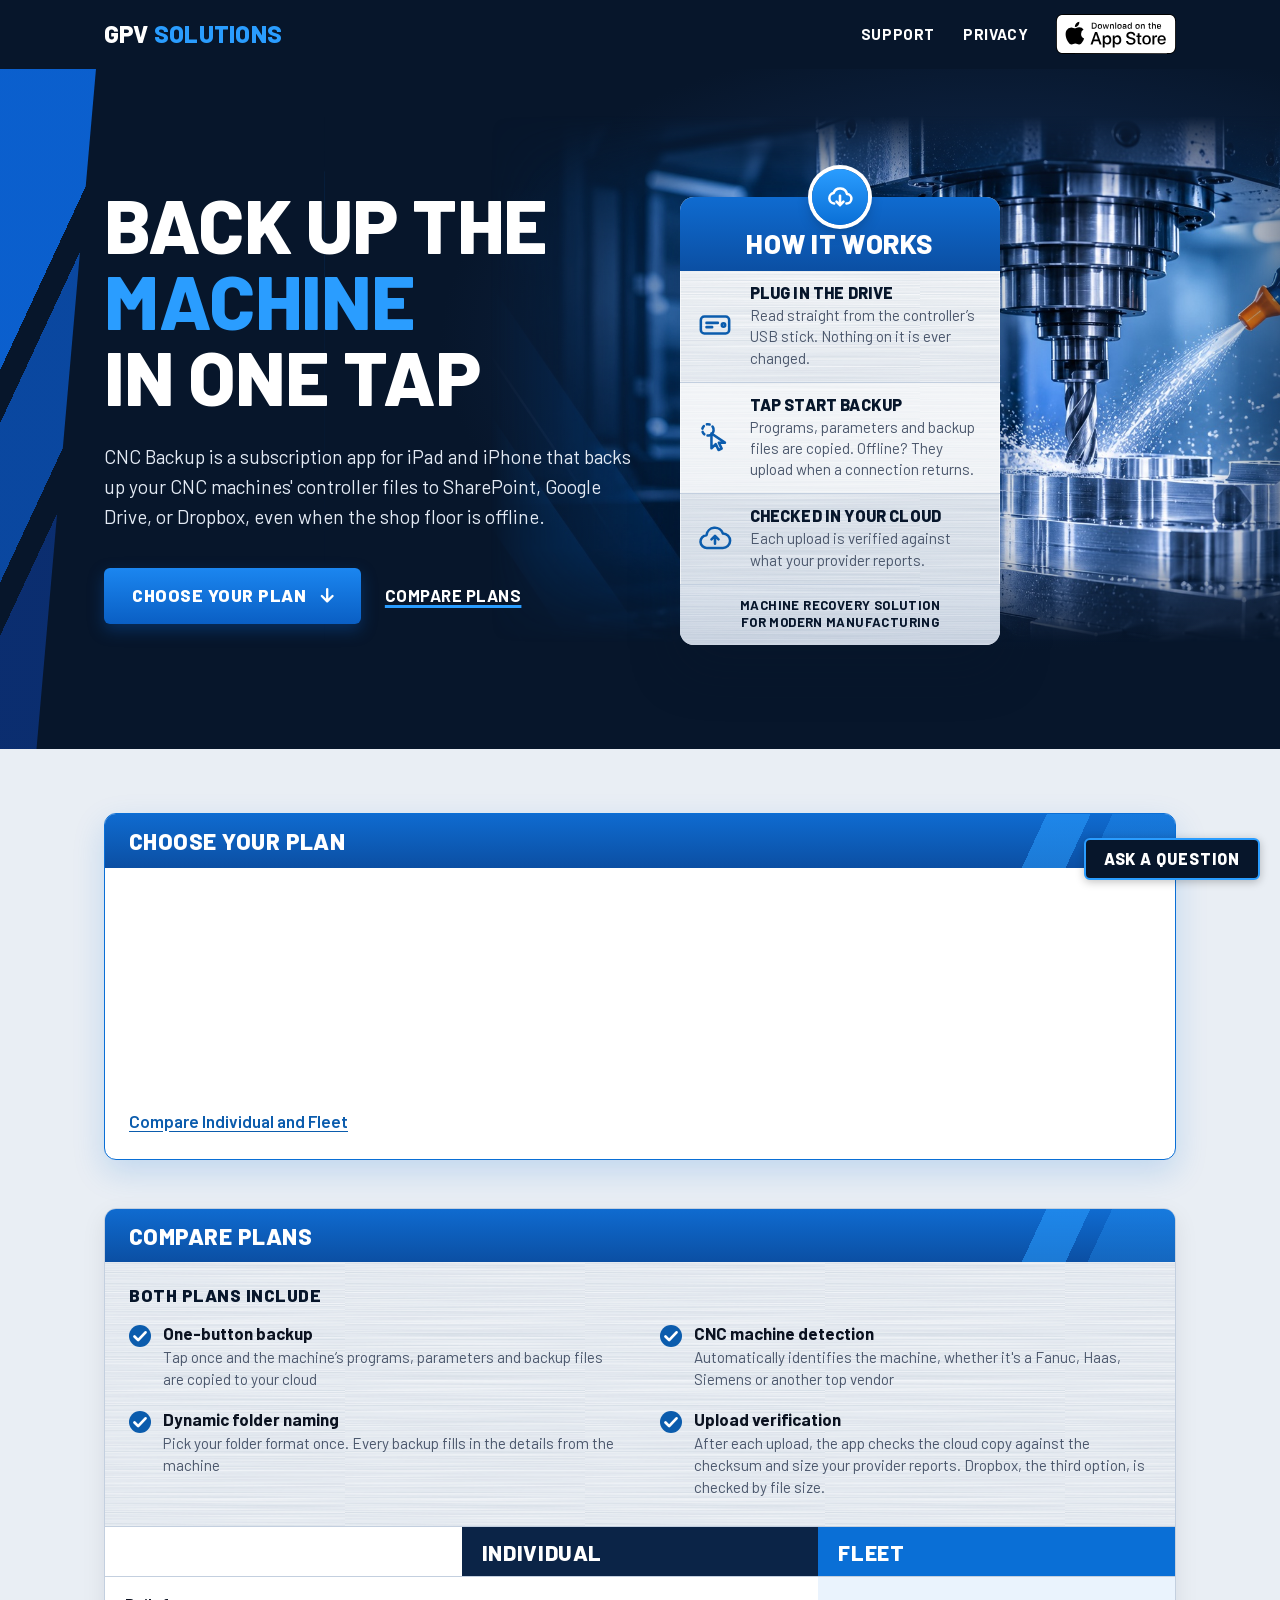
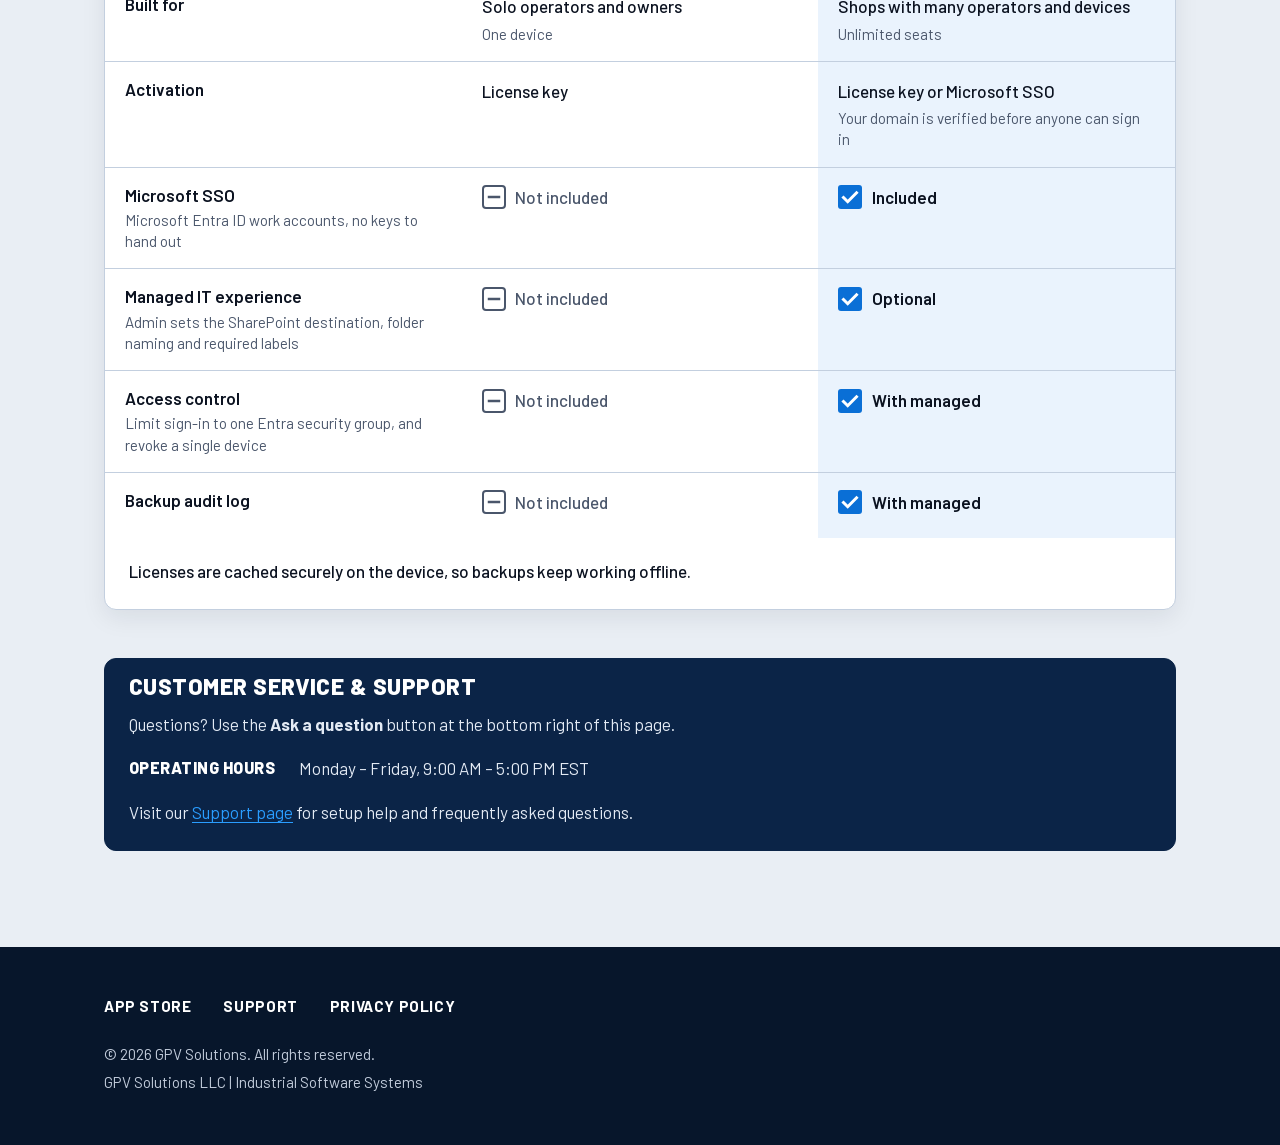
<file: index.html>
<!DOCTYPE html>
<html lang="en">
<head>
    <meta charset="UTF-8">
    <meta name="viewport" content="width=device-width, initial-scale=1.0">
    <title>CNC Backup | GPV Solutions</title>
    <meta name="description" content="CNC Backup is a subscription app for iPad and iPhone that backs up your CNC machines' controller files to SharePoint, Google Drive, or Dropbox, even when the shop floor is offline.">
    <link rel="preload" href="fonts/Barlow-800.woff2" as="font" type="font/woff2" crossorigin>
    <link rel="stylesheet" href="site.css">
</head>
<body>
<!--
THESIS: Industrial blue. Software for modern CNC manufacturing: deep navy field, electric-blue emphasis, white and brushed-steel panels, no machine photography. It refuses the safety-signage costume and the generic light SaaS page.
OWN-WORLD: Navy #07162B with diagonal blue facets at the left edge, electric blue #2A9DFF for one word and for focus, white-to-steel gradient cards, blue gradient header bands, Barlow 800 caps for headings and Barlow for messages.
STORY: The visitor learns that one tap copies a machine's files to a verified cloud copy even offline, sees Individual vs Fleet in one table, and picks a plan from the picker, which leads the page body.
FIRST VIEWPORT: Navy hero. Left: five-rem caps headline with MACHINE in electric blue, lede, blue Choose-your-plan button, Compare plans link. Right: a steel-white How it works card with a cloud badge, three icon steps and a footer band.
FORM: Industrial-blue direction from the user's reference mockup. User-pinned, so no concept roll was run by design.
FINISH: unreviewed and undocumented is unfinished; this build ends with the finish review, the verdict, and DESIGN.md
-->

    <svg width="0" height="0" style="position:absolute" aria-hidden="true" focusable="false">
        <symbol id="yes" viewBox="0 0 24 24"><rect width="24" height="24" rx="3" style="fill:var(--mk-bg)"/><path d="M5.5 12.5l4.2 4.2L18.5 7.8" style="fill:none;stroke:var(--mk-fg);stroke-width:3;stroke-linecap:square"/></symbol>
        <symbol id="no" viewBox="0 0 24 24"><rect x="1" y="1" width="22" height="22" rx="3" style="fill:none;stroke:var(--mk-fg);stroke-width:2"/><path d="M7 12h10" style="fill:none;stroke:var(--mk-fg);stroke-width:2.5;stroke-linecap:square"/></symbol>
    </svg>

    <div class="topbar">
        <div class="topbar-inner">
            <a class="wordmark" href="index.html">GPV <span>Solutions</span></a>
            <div class="topbar-right">
                <nav aria-label="Site">
                <a href="support.html">Support</a>
                <a href="privacy.html">Privacy</a>
            </nav>
                <a class="store-badge store-badge--top" href="https://apps.apple.com/us/app/cnc-backup/id6796115289" rel="noopener"><img src="images/app-store-badge.svg" alt="Download on the App Store" width="120" height="40"></a>
            </div>
        </div>
    </div>

    <main>
        <section class="hero">
            <div class="hero-inner">
                <div>
                    <h1>Back up the <em>machine</em> in one tap</h1>
                    <p class="lede">CNC Backup is a subscription app for iPad and iPhone that backs up your CNC machines' controller files to SharePoint, Google Drive, or Dropbox, even when the shop floor is offline.</p>
                    <div class="hero-actions">
                        <a class="btn" href="#plans">Choose your plan <svg viewBox="0 0 24 24" aria-hidden="true"><path d="M12 4v15M5 13l7 7 7-7"/></svg></a>
                        <a class="text-link" href="#compare">Compare plans</a>
                        <a class="store-badge store-badge--hero" href="https://apps.apple.com/us/app/cnc-backup/id6796115289" rel="noopener"><img src="images/app-store-badge.svg" alt="Download on the App Store" width="150" height="50"></a>
                    </div>
                </div>

                <aside class="tag" aria-labelledby="tag-title">
                    <span class="tag-badge" aria-hidden="true"><svg viewBox="0 0 24 24"><path d="M7 17.5A4.5 4.5 0 0 1 6.5 8.6 6 6 0 0 1 18 9.5a4 4 0 0 1-.5 8"/><path d="M12 11v8M9 16l3 3 3-3"/></svg></span>
                    <h2 class="tag-head" id="tag-title">How it works</h2>
                    <ol class="steps">
                        <li>
                            <span class="pict"><svg viewBox="0 0 24 24" aria-hidden="true"><rect x="2" y="6" width="20" height="12" rx="2.5"/><path d="M6 10.5h8M6 13.5h4"/><circle cx="18" cy="12" r="1.2"/></svg></span>
                            <div><strong>Plug in the drive</strong><span>Read straight from the controller&rsquo;s USB stick. Nothing on it is ever changed.</span></div>
                        </li>
                        <li>
                            <span class="pict"><svg viewBox="0 0 24 24" aria-hidden="true"><circle cx="7" cy="7" r="4" stroke-dasharray="2 2.4"/><path d="M9.5 9.5V20l3-3 2 4.2 2.2-1-2-4.2H19z"/></svg></span>
                            <div><strong>Tap Start Backup</strong><span>Programs, parameters and backup files are copied. Offline? They upload when a connection returns.</span></div>
                        </li>
                        <li>
                            <span class="pict"><svg viewBox="0 0 24 24" aria-hidden="true"><path d="M6.5 19A4.5 4.5 0 0 1 6 10 6 6 0 0 1 17.6 8.8 4.6 4.6 0 0 1 17.5 19z"/><path d="M12 16v-5M9.5 13l2.5-2.5 2.5 2.5"/></svg></span>
                            <div><strong>Checked in your cloud</strong><span>Each upload is verified against what your provider reports.</span></div>
                        </li>
                    </ol>
                    <p class="tag-foot">Machine Recovery Solution for Modern Manufacturing</p>
                </aside>
            </div>
        </section>

        <div class="wrap">
            <section class="sign picker" id="plans" aria-labelledby="plans-h">
                <h2 id="plans-h">Choose your plan</h2>
                <div class="stripe-slot">
                    <script async src="https://js.stripe.com/v3/pricing-table.js"></script>
                    <stripe-pricing-table pricing-table-id="prctbl_1UYGYJRRQgyeLbVDGSSF1JVD"
                    publishable-key="pk_live_51Txz4TRRQgyeLbVDjcvclPk71nk8FuPgLE66whUnfpc3ymWuk6MOsaTriy6uQt2qpFPwfPW4QoSf4fsJdfJip7LT007rdh4G5H">
                    </stripe-pricing-table>
                </div>
                <p class="picker-note"><a href="#compare">Compare Individual and Fleet</a></p>
            </section>

            <section class="sign" id="compare" aria-labelledby="compare-h">
                <h2 id="compare-h">Compare plans</h2>
                <div class="includes">
                    <h3>Both plans include</h3>
                    <ul>
                        <li><strong>One-button backup</strong><span>Tap once and the machine&rsquo;s programs, parameters and backup files are copied to your cloud</span></li>
                        <li><strong>CNC machine detection</strong><span>Automatically identifies the machine, whether it's a Fanuc, Haas, Siemens or another top vendor</span></li>
                        <li><strong>Dynamic folder naming</strong><span>Pick your folder format once. Every backup fills in the details from the machine</span></li>
                        <li><strong>Upload verification</strong><span>After each upload, the app checks the cloud copy against the checksum and size your provider reports. Dropbox, the third option, is checked by file size.</span></li></ul>
                </div>
                <table class="plans-table" role="table">
                    <caption class="sr-only">Individual and Fleet plans compared</caption>
                    <thead role="rowgroup"><tr role="row"><td role="presentation"></td><th role="columnheader" scope="col">Individual</th><th role="columnheader" scope="col" class="fleet">Fleet</th></tr></thead>
                    <tbody role="rowgroup">
                        <tr role="row"><th role="rowheader" scope="row">Built for</th><td role="cell">Solo operators and owners<small>One device</small></td><td role="cell" class="fleet">Shops with many operators and devices<small>Unlimited seats</small></td></tr>
                        <tr role="row"><th role="rowheader" scope="row">Activation</th><td role="cell">License key</td><td role="cell" class="fleet">License key or Microsoft SSO<small>Your domain is verified before anyone can sign in</small></td></tr>
                        <tr role="row"><th role="rowheader" scope="row">Microsoft SSO<small>Microsoft Entra ID work accounts, no keys to hand out</small></th><td role="cell"><span class="no"><svg class="mark off" aria-hidden="true"><use href="#no"/></svg>Not included</span></td><td role="cell" class="fleet"><span class="yes"><svg class="mark" aria-hidden="true"><use href="#yes"/></svg>Included</span></td></tr>
                        <tr role="row"><th role="rowheader" scope="row">Managed IT experience<small>Admin sets the SharePoint destination, folder naming and required labels</small></th><td role="cell"><span class="no"><svg class="mark off" aria-hidden="true"><use href="#no"/></svg>Not included</span></td><td role="cell" class="fleet"><span class="yes"><svg class="mark" aria-hidden="true"><use href="#yes"/></svg>Optional</span></td></tr>
                        <tr role="row"><th role="rowheader" scope="row">Access control<small>Limit sign-in to one Entra security group, and revoke a single device</small></th><td role="cell"><span class="no"><svg class="mark off" aria-hidden="true"><use href="#no"/></svg>Not included</span></td><td role="cell" class="fleet"><span class="yes"><svg class="mark" aria-hidden="true"><use href="#yes"/></svg>With managed</span></td></tr>
                        <tr role="row"><th role="rowheader" scope="row">Backup audit log</th><td role="cell"><span class="no"><svg class="mark off" aria-hidden="true"><use href="#no"/></svg>Not included</span></td><td role="cell" class="fleet"><span class="yes"><svg class="mark" aria-hidden="true"><use href="#yes"/></svg>With managed</span></td></tr>
                    </tbody>
                </table>
                <p class="table-note">Licenses are cached securely on the device, so backups keep working offline.</p>
            </section>

            <section class="sign hours" aria-labelledby="support-h">
                <h2 id="support-h">Customer Service &amp; Support</h2>
                <div class="sign-body">
                    <p>Questions? Use the <strong>Ask a question</strong> button at the bottom right of this page.</p>
                    <dl>
                        <dt>Operating Hours</dt>
                        <dd>Monday – Friday, 9:00 AM – 5:00 PM EST</dd>
                    </dl>
                    <p>Visit our <a href="support.html">Support page</a> for setup help and frequently asked questions.</p>
                </div>
            </section>
        </div>
    </main>

    <footer class="site-foot">
        <div class="site-foot-inner">
            <nav aria-label="Footer"><a href="https://apps.apple.com/us/app/cnc-backup/id6796115289" rel="noopener">App Store</a><a href="support.html">Support</a><a href="privacy.html">Privacy Policy</a></nav>
            <p>&copy; 2026 GPV Solutions. All rights reserved.</p>
            <p>GPV Solutions LLC | Industrial Software Systems</p>
        </div>
    </footer>

    <script src="contact.js" defer></script>
</body>
</html>
</file>
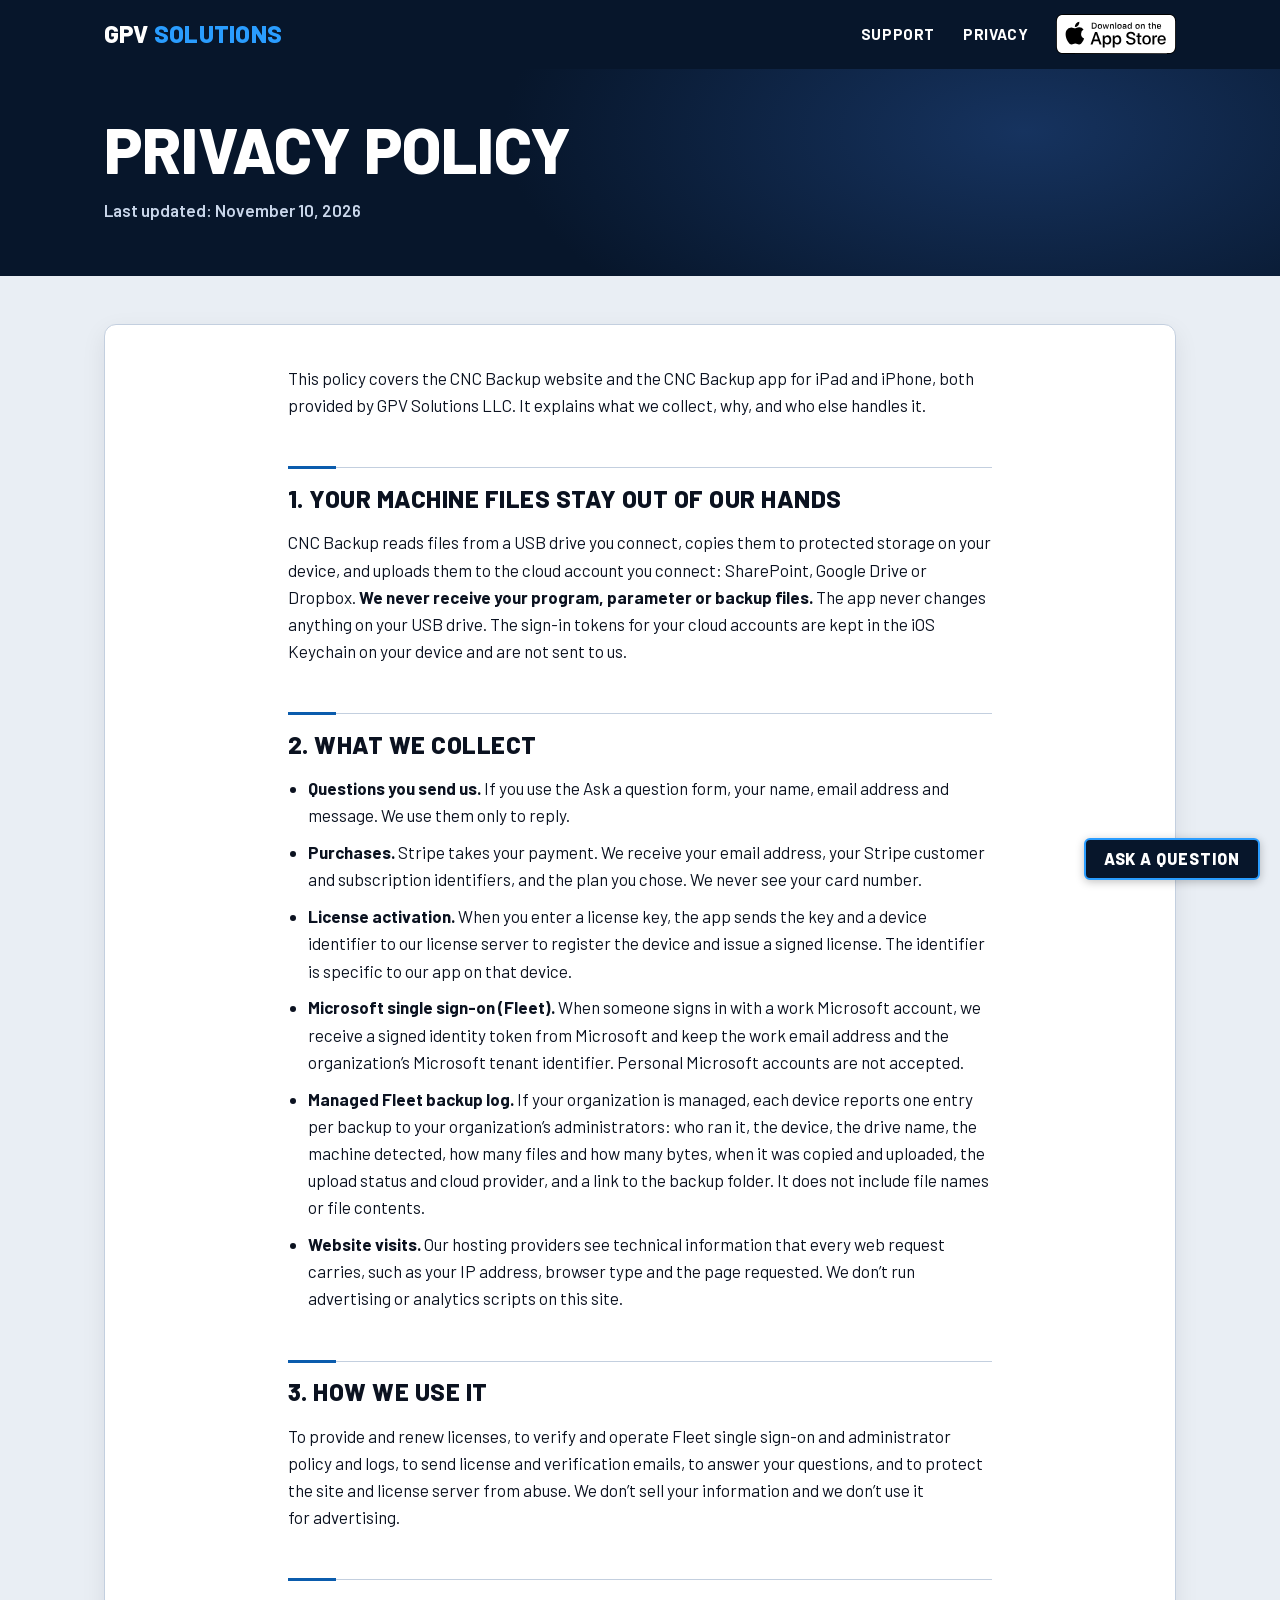
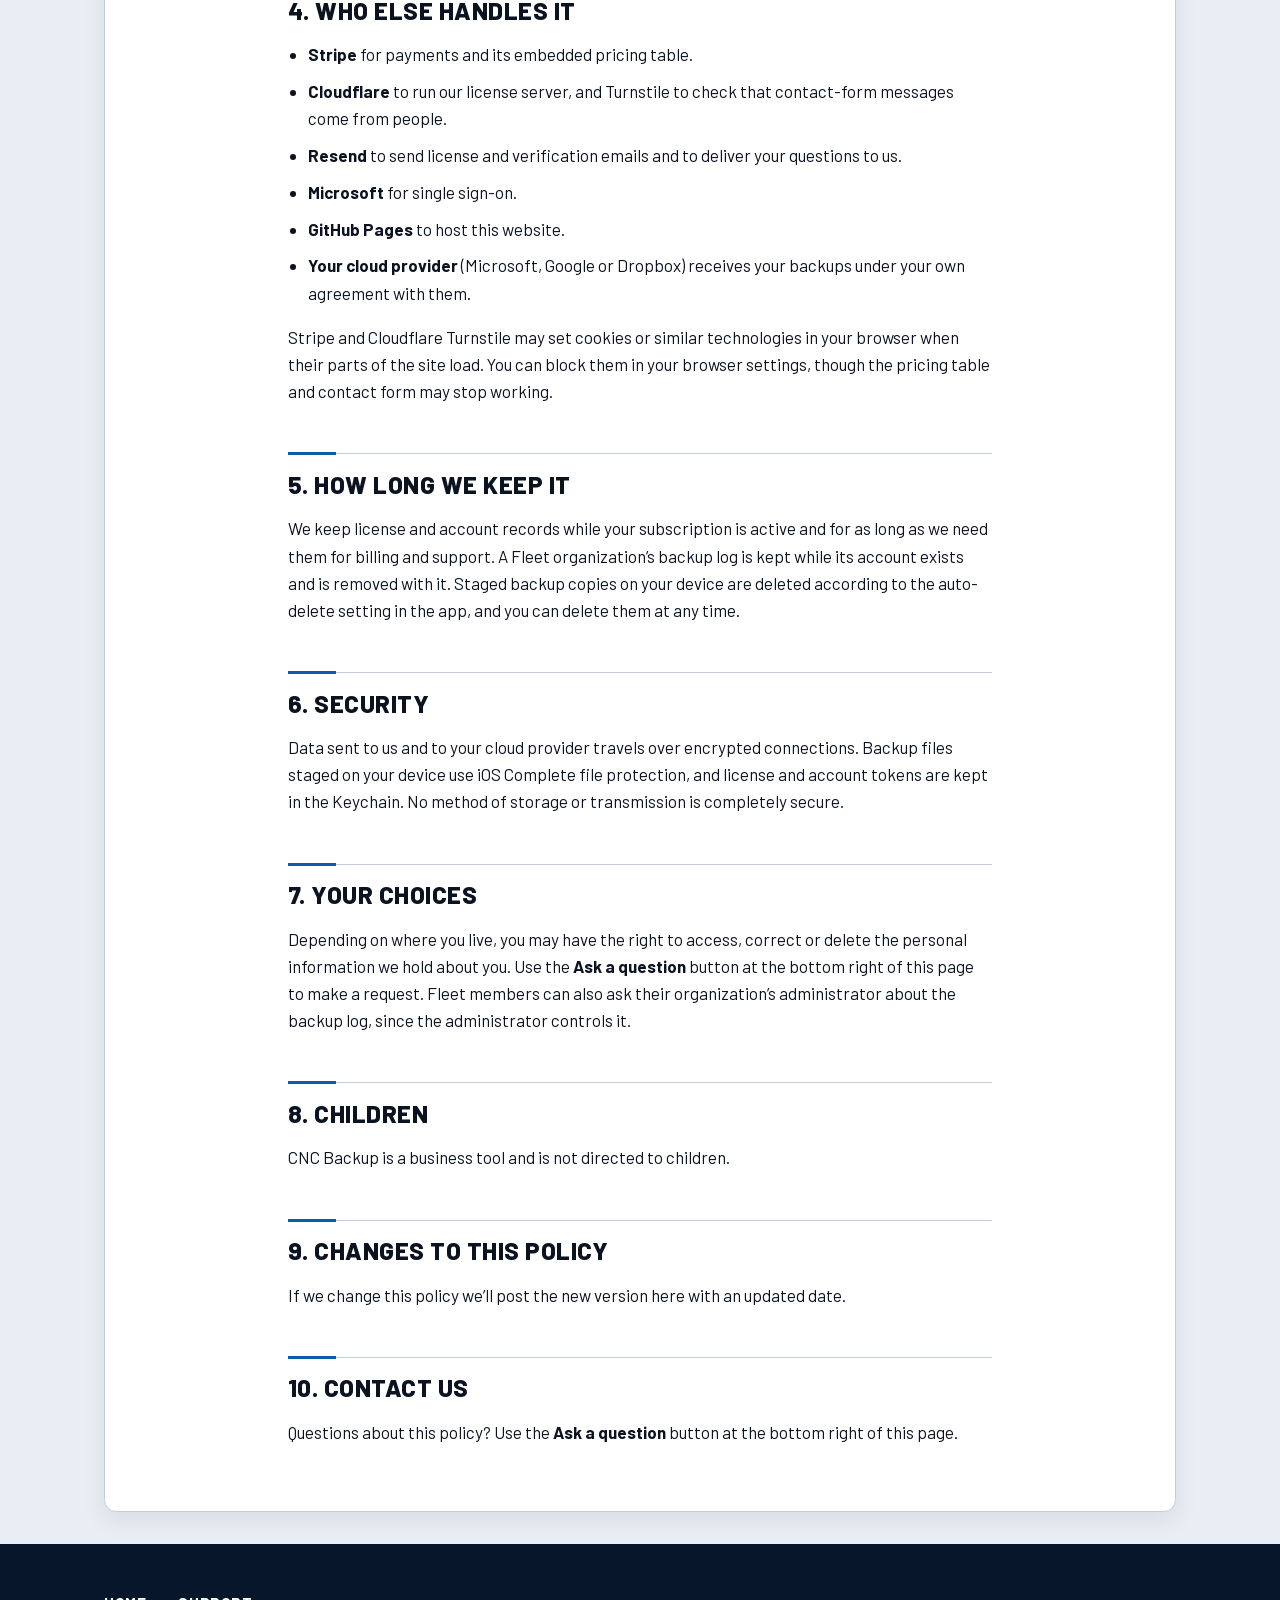
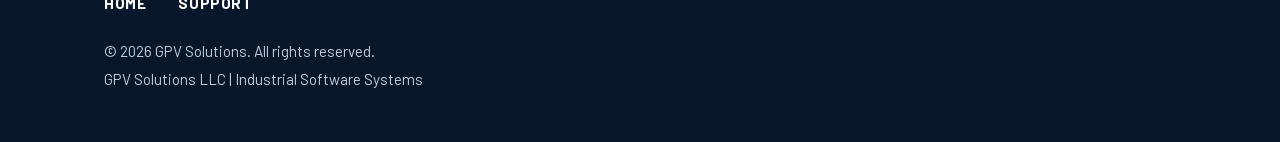
<file: privacy.html>
<!DOCTYPE html>
<html lang="en">
<head>
    <meta charset="UTF-8">
    <meta name="viewport" content="width=device-width, initial-scale=1.0">
    <title>Privacy Policy | CNC Backup</title>
    <link rel="preload" href="fonts/Barlow-800.woff2" as="font" type="font/woff2" crossorigin>
    <link rel="stylesheet" href="site.css">
</head>
<body>
    <div class="topbar">
        <div class="topbar-inner">
            <a class="wordmark" href="index.html">GPV <span>Solutions</span></a>
            <div class="topbar-right">
                <nav aria-label="Site">
                <a href="support.html">Support</a>
                <a href="privacy.html">Privacy</a>
            </nav>
                <a class="store-badge store-badge--top" href="https://apps.apple.com/us/app/cnc-backup/id6796115289" rel="noopener"><img src="images/app-store-badge.svg" alt="Download on the App Store" width="120" height="40"></a>
            </div>
        </div>
    </div>
    <header class="page-title">
        <div class="page-title-inner">
            <h1>Privacy Policy</h1>
            <p>Last updated: November 10, 2026</p>
        </div>
    </header>
    <main class="doc">
        <div class="doc-body">
        <p>This policy covers the CNC Backup website and the CNC Backup app for iPad and iPhone, both provided by GPV Solutions LLC. It explains what we collect, why, and who else handles it.</p>

        <h2>1. Your machine files stay out of our hands</h2>
        <p>CNC Backup reads files from a USB drive you connect, copies them to protected storage on your device, and uploads them to the cloud account you connect: SharePoint, Google Drive or Dropbox. <strong>We never receive your program, parameter or backup files.</strong> The app never changes anything on your USB drive. The sign-in tokens for your cloud accounts are kept in the iOS Keychain on your device and are not sent to us.</p>

        <h2>2. What we collect</h2>
        <ul>
        <li><strong>Questions you send us.</strong> If you use the Ask a question form, your name, email address and message. We use them only to reply.</li>
        <li><strong>Purchases.</strong> Stripe takes your payment. We receive your email address, your Stripe customer and subscription identifiers, and the plan you chose. We never see your card number.</li>
        <li><strong>License activation.</strong> When you enter a license key, the app sends the key and a device identifier to our license server to register the device and issue a signed license. The identifier is specific to our app on that device.</li>
        <li><strong>Microsoft single sign-on (Fleet).</strong> When someone signs in with a work Microsoft account, we receive a signed identity token from Microsoft and keep the work email address and the organization&rsquo;s Microsoft tenant identifier. Personal Microsoft accounts are not accepted.</li>
        <li><strong>Managed Fleet backup log.</strong> If your organization is managed, each device reports one entry per backup to your organization&rsquo;s administrators: who ran it, the device, the drive name, the machine detected, how many files and how many bytes, when it was copied and uploaded, the upload status and cloud provider, and a link to the backup folder. It does not include file names or file contents.</li>
        <li><strong>Website visits.</strong> Our hosting providers see technical information that every web request carries, such as your IP address, browser type and the page requested. We don&rsquo;t run advertising or analytics scripts on this site.</li>
        </ul>

        <h2>3. How we use it</h2>
        <p>To provide and renew licenses, to verify and operate Fleet single sign-on and administrator policy and logs, to send license and verification emails, to answer your questions, and to protect the site and license server from abuse. We don&rsquo;t sell your information and we don&rsquo;t use it for advertising.</p>

        <h2>4. Who else handles it</h2>
        <ul>
        <li><strong>Stripe</strong> for payments and its embedded pricing table.</li>
        <li><strong>Cloudflare</strong> to run our license server, and Turnstile to check that contact-form messages come from people.</li>
        <li><strong>Resend</strong> to send license and verification emails and to deliver your questions to us.</li>
        <li><strong>Microsoft</strong> for single sign-on.</li>
        <li><strong>GitHub Pages</strong> to host this website.</li>
        <li><strong>Your cloud provider</strong> (Microsoft, Google or Dropbox) receives your backups under your own agreement with them.</li>
        </ul>
        <p>Stripe and Cloudflare Turnstile may set cookies or similar technologies in your browser when their parts of the site load. You can block them in your browser settings, though the pricing table and contact form may stop working.</p>

        <h2>5. How long we keep it</h2>
        <p>We keep license and account records while your subscription is active and for as long as we need them for billing and support. A Fleet organization&rsquo;s backup log is kept while its account exists and is removed with it. Staged backup copies on your device are deleted according to the auto-delete setting in the app, and you can delete them at any time.</p>

        <h2>6. Security</h2>
        <p>Data sent to us and to your cloud provider travels over encrypted connections. Backup files staged on your device use iOS Complete file protection, and license and account tokens are kept in the Keychain. No method of storage or transmission is completely secure.</p>

        <h2>7. Your choices</h2>
        <p>Depending on where you live, you may have the right to access, correct or delete the personal information we hold about you. Use the <strong>Ask a question</strong> button at the bottom right of this page to make a request. Fleet members can also ask their organization&rsquo;s administrator about the backup log, since the administrator controls it.</p>

        <h2>8. Children</h2>
        <p>CNC Backup is a business tool and is not directed to children.</p>

        <h2>9. Changes to this policy</h2>
        <p>If we change this policy we&rsquo;ll post the new version here with an updated date.</p>

        <h2>10. Contact us</h2>
        <p>Questions about this policy? Use the <strong>Ask a question</strong> button at the bottom right of this page.</p>

    
        </div>
    </main>
    <footer class="site-foot">
        <div class="site-foot-inner">
            <nav aria-label="Footer"><a href="index.html">Home</a><a href="support.html">Support</a></nav>
            <p>&copy; 2026 GPV Solutions. All rights reserved.</p>
            <p>GPV Solutions LLC | Industrial Software Systems</p>
        </div>
    </footer>
    <script src="contact.js" defer></script>
</body>
</html>
</file>
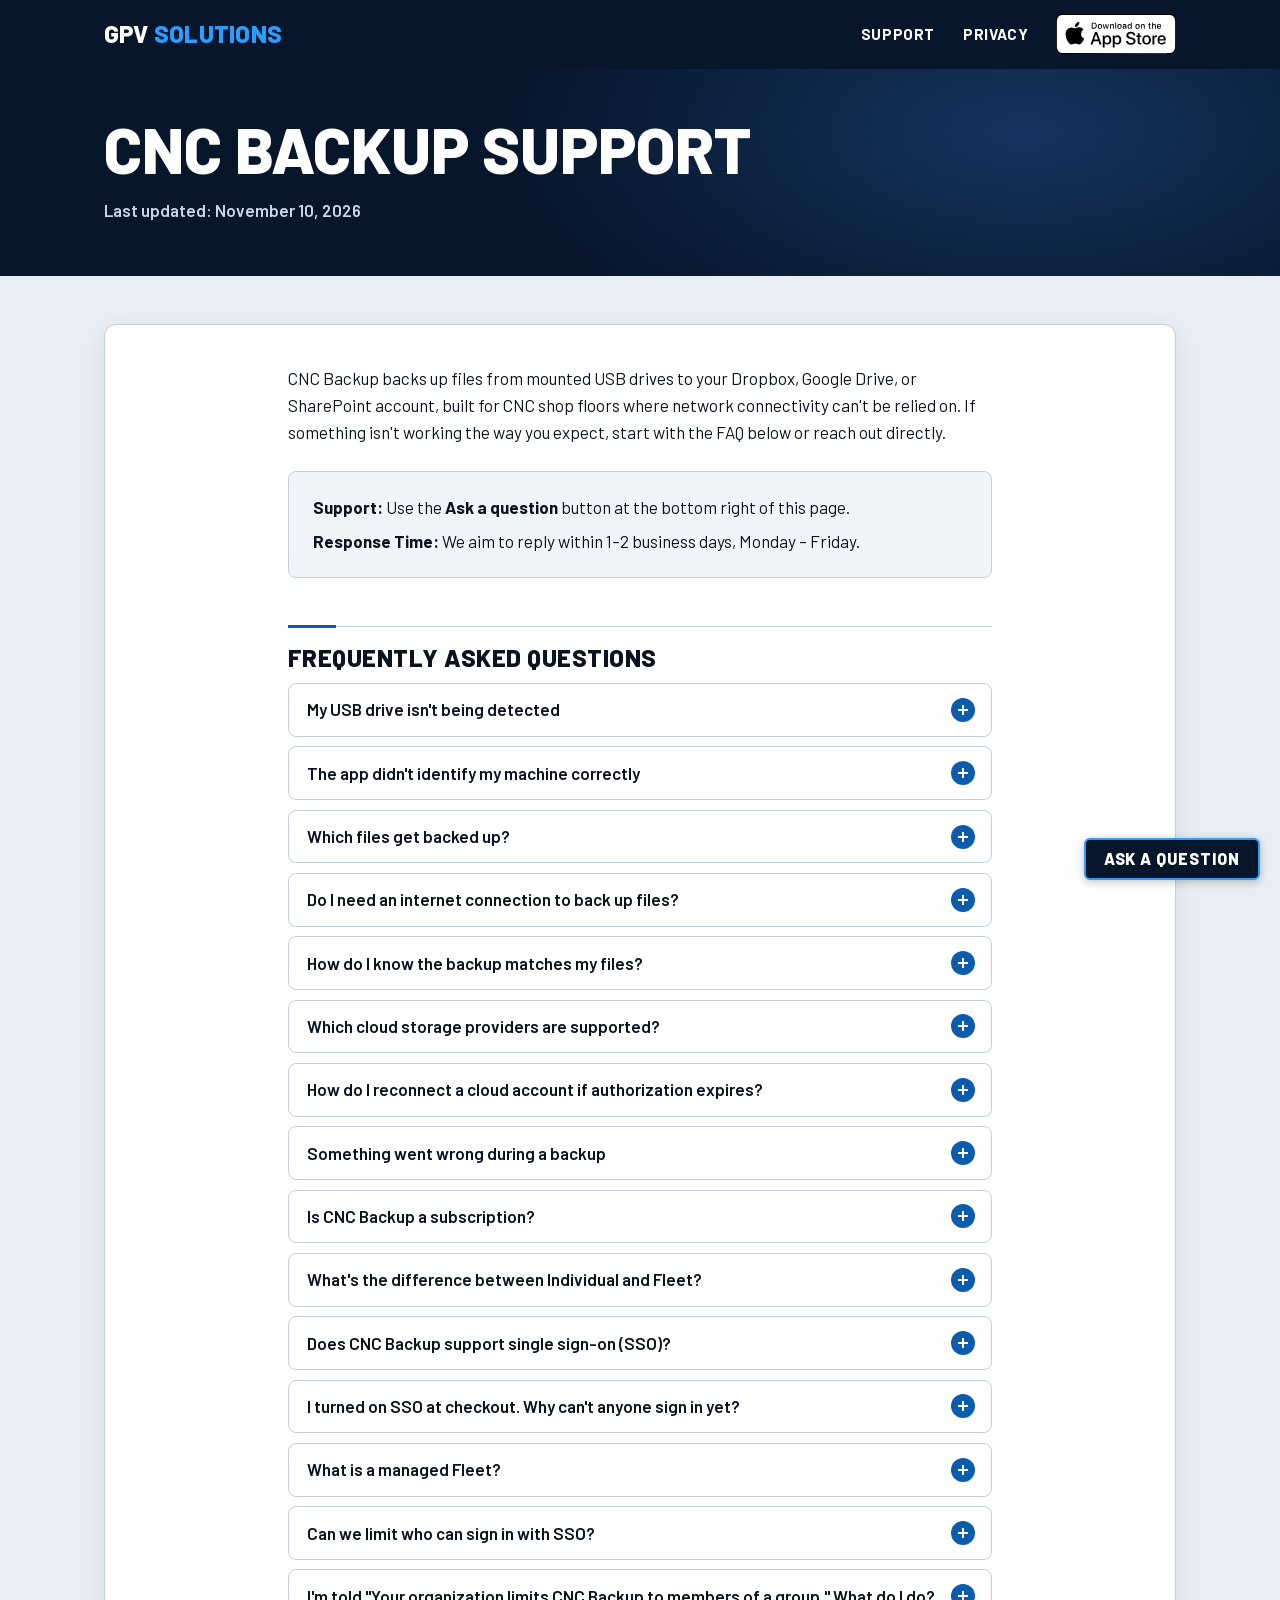
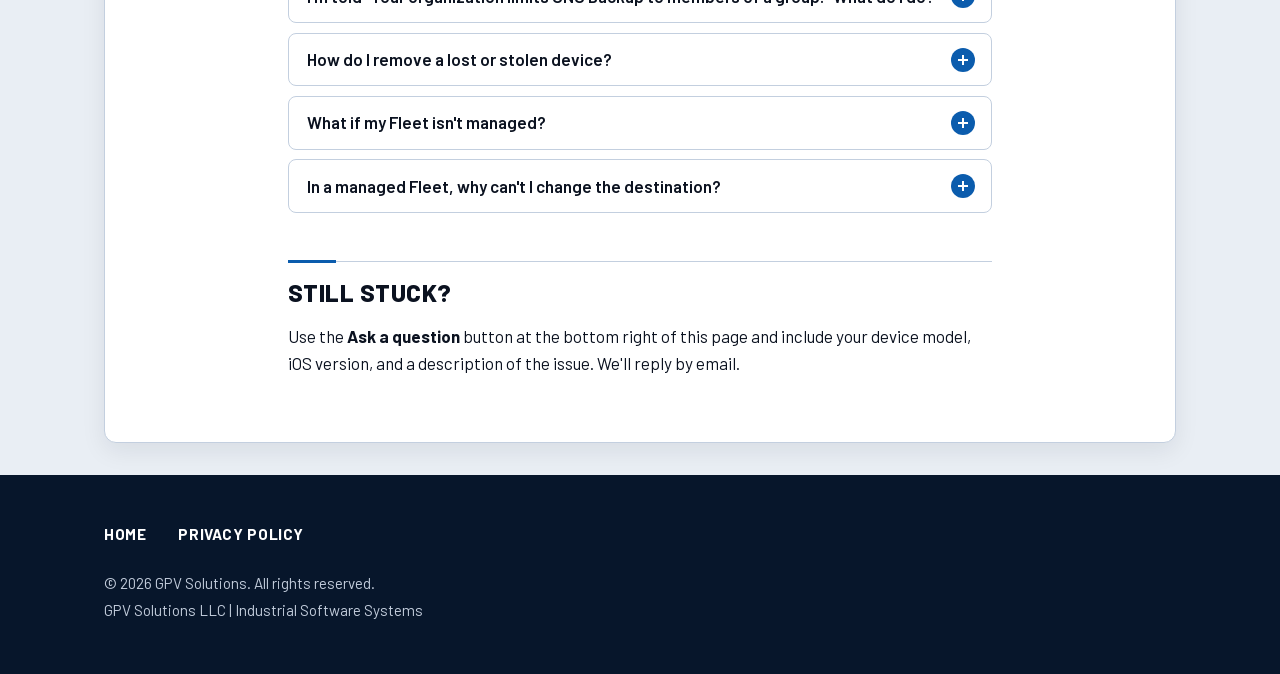
<file: support.html>
<!DOCTYPE html>
<html lang="en">
<head>
    <meta charset="UTF-8">
    <meta name="viewport" content="width=device-width, initial-scale=1.0">
    <title>Support | CNC Backup</title>
    <link rel="preload" href="fonts/Barlow-800.woff2" as="font" type="font/woff2" crossorigin>
    <link rel="stylesheet" href="site.css">
</head>
<body>
    <div class="topbar">
        <div class="topbar-inner">
            <a class="wordmark" href="index.html">GPV <span>Solutions</span></a>
            <div class="topbar-right">
                <nav aria-label="Site">
                <a href="support.html">Support</a>
                <a href="privacy.html">Privacy</a>
            </nav>
                <a class="store-badge store-badge--top" href="https://apps.apple.com/us/app/cnc-backup/id6796115289" rel="noopener"><img src="images/app-store-badge.svg" alt="Download on the App Store" width="120" height="40"></a>
            </div>
        </div>
    </div>
    <header class="page-title">
        <div class="page-title-inner">
            <h1>CNC Backup Support</h1>
            <p>Last updated: November 10, 2026</p>
        </div>
    </header>
    <main class="doc">
        <div class="doc-body">
        <p>CNC Backup backs up files from mounted USB drives to your Dropbox, Google Drive, or SharePoint account, built for CNC shop floors where network connectivity can't be relied on. If something isn't working the way you expect, start with the FAQ below or reach out directly.</p>

        <div class="callout">
        <p><strong>Support:</strong> Use the <strong>Ask a question</strong> button at the bottom right of this page.</p>
        <p><strong>Response Time:</strong> We aim to reply within 1–2 business days, Monday – Friday.</p>
        </div>

        <h2>Frequently Asked Questions</h2>

        <details>
        <summary>My USB drive isn't being detected</summary>
        <p>CNC Backup reads from drives formatted with a file system iPadOS can mount (FAT32 or exFAT are the most reliable for USB sticks pulled from CNC controllers). Make sure the drive is fully inserted and, if you're using a USB-C hub or adapter, try connecting it directly. Nothing on the drive is ever modified — CNC Backup only reads files, so re-plugging it is always safe.</p>
        </details>

        <details>
        <summary>The app didn't identify my machine correctly</summary>
        <p>CNC Backup reads the manufacturer and serial number directly from the files on the drive every time it's mounted — it doesn't remember what was on a drive last time, since the same USB stick is often reused across different machines. If a serial isn't detected, you can enter one manually so your labels and notes are saved against that machine and reappear the next time its files come in on any drive.</p>
        </details>

        <details>
        <summary>Which files get backed up?</summary>
        <p>CNC Backup copies the programs, parameters and backup files it recognizes for the machine on the drive: Haas, Fanuc, Siemens, Heidenhain, Mazak, Okuma, Hurco, LinuxCNC and PathPilot, FluidNC and Grbl, Mach3 and Mach4, Duet and Masso. Files with no extension, such as Fanuc <code>O0001</code> programs, are included when their contents match. Files larger than 50&nbsp;MB, hidden files, and archives and documents such as ZIP, PDF, Office, image and video files are skipped. Nothing on the drive is ever changed.</p>
        </details>

        <details>
        <summary>Do I need an internet connection to back up files?</summary>
        <p>No. CNC Backup is built air-gap first: reading files off a USB drive never waits on a network connection. If you're offline, tap <strong>Start Backup</strong> anyway: files are copied to the device and upload automatically the next time the iPad or iPhone has a connection. You do need a connected cloud account first, which you set up while online.</p>
        </details>

        <details>
        <summary>How do I know the backup matches my files?</summary>
        <p>After each file uploads, the app compares the cloud copy with the one it read from the drive. SharePoint and Google Drive report a checksum, which is compared with the file's own, and Dropbox reports a file size, which is compared. A copy that doesn't match is deleted where the provider allows it and uploaded again, and a file that keeps failing is shown as failed rather than as backed up.</p>
        </details>

        <details>
        <summary>Which cloud storage providers are supported?</summary>
        <p>SharePoint (Microsoft 365), Google Drive and Dropbox. You connect your own account under Cloud Storage. CNC Backup doesn't host or store your files itself, it only sends them to the destination you authorize.</p>
        </details>

        <details>
        <summary>How do I reconnect a cloud account if authorization expires?</summary>
        <p>Open Cloud Storage and reconnect the affected provider. Any backups that were queued while disconnected resume automatically once you're signed back in.</p>
        </details>

        <details>
        <summary>Something went wrong during a backup</summary>
        <p>The dashboard shows what failed and offers a retry. If it keeps happening, use the <strong>Ask a question</strong> button at the bottom right of this page and tell us what the screen said, the controller make and model, and your device and iOS version. Don't send program files by email.</p>
        </details>

        <details>
        <summary>Is CNC Backup a subscription?</summary>
        <p>Yes. CNC Backup is licensed by subscription, purchased on our website (not in the app). An Individual license is for one device. After purchase you receive an email with a license key, an activation link and a QR code. Open the link or scan the code on your iPad or iPhone, or enter the key on the <strong>Your Plan</strong> screen. A license check never gets in the way of the shop floor: the app keeps working offline on a saved, signed license for a grace period, and reading a USB drive is never blocked.</p>
        </details>

        <details>
        <summary>What's the difference between Individual and Fleet?</summary>
        <p><strong>Individual</strong> is for a single user. <strong>Fleet</strong> is for shops and organizations with multiple operators and devices, with unlimited seats. Fleet can be activated with a license key, or with single sign-on (see below).</p>
        </details>

        <details>
        <summary>Does CNC Backup support single sign-on (SSO)?</summary>
        <p>Yes. The Fleet plan supports SSO with Microsoft Entra ID. We approve your organization's email domain, and your people sign in with their work Microsoft accounts. There are no license keys to hand out. Personal Microsoft accounts can't be used for SSO. Signing in also authorizes SharePoint uploads in the same step.</p>
        </details>

        <details>
        <summary>I turned on SSO at checkout. Why can't anyone sign in yet?</summary>
        <p>We email a verification link to the address you bought with, to confirm you speak for your organization's domain. Open it and tap <strong>Verify</strong>. Until then nobody on that domain can sign in, and their devices can't upload. The link works for 7 days. If it didn't arrive, check spam, or use the <strong>Ask a question</strong> button and we'll verify the domain or send a new link.</p>
        </details>

        <details>
        <summary>What is a managed Fleet?</summary>
        <p>A managed Fleet has one or more admins who set the organization's backup policy: the SharePoint site and folder that backups go to, how backup folders are named, and which labels are required. The policy is published to every device in the organization. Operators just plug in a drive and tap <strong>Start Backup</strong>, and the destination and naming are locked to the admin's policy. Admins can also review an audit log of backups across the organization. Use the <strong>Ask a question</strong> button at the bottom right of this page to have your organization set up as managed.</p>
        </details>

        <details>
        <summary>Can we limit who can sign in with SSO?</summary>
        <p>Yes, in a managed Fleet. By default anyone with a work account on your approved domain can sign in. An admin can limit that to one Microsoft Entra <strong>security group</strong> under <strong>Admin</strong>, <strong>Settings</strong>, <strong>Sign-In Access</strong>: paste the group's Object ID (from its Overview page in the Entra admin center) and, if you like, a name for it. Admins can always sign in, so you can't lock yourself out. People in a security group nested inside that group count too. The group needs to be a <strong>Security</strong> group, not a Microsoft 365 group, and it works best if it was created as one from the start. Someone who is already signed in is checked when their license next renews, every few days. To remove them sooner, revoke their device (see below).</p>
        </details>

        <details>
        <summary>I'm told "Your organization limits CNC Backup to members of a group." What do I do?</summary>
        <p>Your admin has limited sign-in to one group, and your account isn't in it. The message names the group, or shows its ID if your admin didn't give it a name. Ask your admin to add you to that group, then sign in again. If you've just been added, it can take a few minutes to take effect.</p>
        </details>

        <details>
        <summary>How do I remove a lost or stolen device?</summary>
        <p>In a managed Fleet, an admin can revoke a single device under <strong>Admin</strong>, <strong>Devices</strong>. The next time that device reaches us it is signed out of Fleet, and its license, cached policy and connected SharePoint account are removed. Backups already staged in the Local Vault stay. Revoking is per device, not per person: the same person can sign in on another device as normal, and an admin can restore a device later. You can't revoke the device you're using; sign out on it instead. Revoking removes the app's access on that device. It doesn't end the account's Microsoft sign-in, so for a lost or stolen device also revoke the user's sessions in Entra ID. A device that never comes back online can't be told, and a reinstalled app shows up as a new device, so it isn't a hardware ban. To cut someone off everywhere, also remove them from your sign-in group.</p>
        </details>

        <details>
        <summary>What if my Fleet isn't managed?</summary>
        <p>Without an admin, each user chooses their own destination. Fleet users, whether on SSO or a license key, can connect Dropbox, Google Drive or SharePoint, and can connect several at once.</p>
        </details>

        <details>
        <summary>In a managed Fleet, why can't I change the destination?</summary>
        <p>Destination and folder naming are controlled by your admin. If you see "You don't have access to" a SharePoint site, ask your IT team to grant your account write access to it. A managed device needs the admin's policy to start a backup, and keeps working offline from the last policy it received.</p>
        </details>

        <h2>Still stuck?</h2>
        <p>Use the <strong>Ask a question</strong> button at the bottom right of this page and include your device model, iOS version, and a description of the issue. We'll reply by email.</p>

    
        </div>
    </main>
    <footer class="site-foot">
        <div class="site-foot-inner">
            <nav aria-label="Footer"><a href="index.html">Home</a><a href="privacy.html">Privacy Policy</a></nav>
            <p>&copy; 2026 GPV Solutions. All rights reserved.</p>
            <p>GPV Solutions LLC | Industrial Software Systems</p>
        </div>
    </footer>
    <script src="contact.js" defer></script>
</body>
</html>
</file>
<file: site.css>
/* CNC Backup site: industrial blue. Deep navy, electric blue, white, brushed-steel panels. */

@font-face { font-family: "Barlow"; font-weight: 400; font-display: swap; src: url("fonts/Barlow-400.woff2") format("woff2"); }
@font-face { font-family: "Barlow"; font-weight: 500; font-display: swap; src: url("fonts/Barlow-500.woff2") format("woff2"); }
@font-face { font-family: "Barlow"; font-weight: 600; font-display: swap; src: url("fonts/Barlow-600.woff2") format("woff2"); }
@font-face { font-family: "Barlow"; font-weight: 700; font-display: swap; src: url("fonts/Barlow-700.woff2") format("woff2"); }
@font-face { font-family: "Barlow"; font-weight: 800; font-display: swap; src: url("fonts/Barlow-800.woff2") format("woff2"); }

:root {
    --grain: url("data:image/svg+xml,%3Csvg xmlns='http://www.w3.org/2000/svg' width='240' height='240'%3E%3Cfilter id='g' x='0' y='0' width='100%25' height='100%25'%3E%3CfeTurbulence type='fractalNoise' baseFrequency='0.004 0.85' numOctaves='2' seed='7'/%3E%3CfeColorMatrix values='0 0 0 0 0.12  0 0 0 0 0.2  0 0 0 0 0.32  0 0 0 0.28 -0.05'/%3E%3C/filter%3E%3Crect width='100%25' height='100%25' filter='url(%23g)'/%3E%3C/svg%3E");
    --navy: #07162B;
    --navy-2: #0B2447;
    --blue: #0B5CAD;
    --electric: #2A9DFF;
    --electric-deep: #0A6FD6;
    --steel: #DCE3EC;
    --steel-light: #F1F4F8;
    --ground: #E9EEF4;
    --white: #FFFFFF;
    --ink: #0B1220;
    --muted: #4A566B;
    --edge: #C3CFDF;
    --sans: "Barlow", system-ui, -apple-system, "Segoe UI", sans-serif;
}

* { box-sizing: border-box; }
html { scroll-behavior: smooth; scroll-padding-top: 1rem; }
body { margin: 0; background: var(--ground); color: var(--ink); font: 400 1.0625rem/1.6 var(--sans); }

a { color: var(--blue); text-underline-offset: 0.18em; }
a:hover { color: var(--navy); }
:focus-visible { outline: 3px solid var(--electric); outline-offset: 3px; }
.sr-only { position: absolute; width: 1px; height: 1px; overflow: hidden; clip: rect(0 0 0 0); white-space: nowrap; }

/* ---------- Top bar ---------- */
.topbar { background: var(--navy); position: relative; z-index: 2; }
.topbar-inner { max-width: 1120px; margin: 0 auto; padding: 0.9rem 1.5rem; display: flex; align-items: center; justify-content: space-between; gap: 1rem; }
.wordmark { font: 800 1.5rem/1 var(--sans); letter-spacing: 0.01em; text-transform: uppercase; color: var(--white); text-decoration: none; white-space: nowrap; }
.wordmark span { color: var(--electric); }
.topbar nav { display: flex; gap: 0.25rem; }
.topbar nav a { font: 700 0.95rem/1 var(--sans); letter-spacing: 0.04em; text-transform: uppercase; color: var(--white); text-decoration: none; padding: 0.75rem 0.75rem; }
.topbar nav a:hover { color: var(--electric); }
.topbar :focus-visible, .hero :focus-visible, .site-foot :focus-visible, .page-title :focus-visible { outline-color: var(--electric); }

/* ---------- Hero ---------- */
.hero { position: relative; overflow: hidden; background: radial-gradient(900px 500px at 78% 40%, #16335F 0%, var(--navy) 62%); color: var(--white); }
.hero::before {
    content: ""; position: absolute; top: 0; bottom: 0; left: 0; width: clamp(0px, calc((100vw - 1120px) / 2 + 16px), 150px); pointer-events: none; z-index: 1;
    background: linear-gradient(115deg, #0B63D6 0 34%, transparent 34% 40%, #0A4AA6 40% 58%, transparent 58% 64%, #0B2F73 64% 100%);
    clip-path: polygon(0 0, 100% 0, 38% 100%, 0 100%);
    opacity: 0.95;
}
.hero::after {
    content: ""; position: absolute; top: 7%; height: 86%; aspect-ratio: 1672 / 941; left: calc(50% + 440px); transform: translateX(-72.7%); pointer-events: none;
    background: url("images/hero.jpg") center / 100% 100% no-repeat;
    -webkit-mask-image: linear-gradient(90deg, transparent 16%, #000 36%, #000 85%, transparent 100%), linear-gradient(180deg, transparent 0, #000 14%, #000 74%, transparent 90%);
    -webkit-mask-composite: source-in;
    mask-image: linear-gradient(90deg, transparent 16%, #000 36%, #000 85%, transparent 100%), linear-gradient(180deg, transparent 0, #000 14%, #000 74%, transparent 90%);
    mask-composite: intersect;
}
.hero-inner {
    position: relative; z-index: 2; max-width: 1120px; margin: 0 auto; padding: 6rem calc(1.5rem + 11rem) 6.5rem 1.5rem;
    display: grid; grid-template-columns: minmax(0, 1fr) minmax(0, 20rem); gap: 2.5rem; align-items: center;
}
.hero h1 { margin: 0; font: 800 clamp(2.75rem, 6.4vw, 4.75rem)/1 var(--sans); text-transform: uppercase; letter-spacing: -0.005em; text-wrap: balance; }
.hero h1 em { font-style: normal; color: var(--electric); }
.hero p.lede { margin: 1.75rem 0 0; max-width: 34rem; font-size: 1.2rem; line-height: 1.55; color: #E3EAF4; text-wrap: pretty; }
.hero-actions { display: flex; flex-wrap: wrap; align-items: center; gap: 1rem 1.5rem; margin-top: 2.25rem; }

.btn {
    display: inline-flex; align-items: center; gap: 0.75rem; min-height: 56px; padding: 0.9rem 1.5rem 0.9rem 1.75rem;
    background: linear-gradient(180deg, #1B86F0 0%, #0A5FC4 100%); color: var(--white); border: 0; border-radius: 6px;
    font: 800 1.1rem/1 var(--sans); letter-spacing: 0.03em; text-transform: uppercase; text-decoration: none;
    box-shadow: 0 6px 16px rgba(10, 95, 196, 0.35);
    transition: transform 160ms cubic-bezier(0.16, 1, 0.3, 1), box-shadow 160ms cubic-bezier(0.16, 1, 0.3, 1), background 160ms;
}
.btn:hover { color: var(--white); background: linear-gradient(180deg, #3A9BFF 0%, #0B6AD8 100%); transform: translateY(-2px); box-shadow: 0 10px 22px rgba(10, 95, 196, 0.45); }
.btn:active { transform: translateY(1px); box-shadow: 0 2px 6px rgba(10, 95, 196, 0.4); }
.btn svg { width: 1.15rem; height: 1.15rem; stroke: currentColor; fill: none; stroke-width: 3; stroke-linecap: round; stroke-linejoin: round; }
.text-link { font: 700 1.05rem/1 var(--sans); letter-spacing: 0.03em; text-transform: uppercase; color: var(--white); text-decoration-color: var(--electric); text-decoration-thickness: 3px; padding: 1rem 0; }
.text-link:hover { color: var(--electric); }
.store-badge { display: inline-flex; border-radius: 8px; }
.store-badge img { display: block; height: 50px; width: auto; }
.store-badge:hover { opacity: 0.85; }
.store-badge--top img { height: 40px; }
.hero .store-badge--hero { display: none; }
.topbar-right { display: flex; align-items: center; gap: 1rem; }

/* The "how it works" card */
.tag {
    position: relative; margin-top: 32px; background: var(--grain), linear-gradient(180deg, #FFFFFF 0%, var(--steel) 100%);
    border-radius: 14px; box-shadow: 0 24px 48px rgba(7, 22, 43, 0.4), inset 0 0 0 1px rgba(255, 255, 255, 0.6);
    animation: tag-in 700ms cubic-bezier(0.16, 1, 0.3, 1) both; color: var(--ink);
}
.tag-badge {
    position: absolute; top: -28px; left: 50%; width: 56px; height: 56px; margin-left: -28px; z-index: 1;
    display: grid; place-items: center; border-radius: 50%;
    background: linear-gradient(180deg, #2A9DFF, #0A6FD6); box-shadow: 0 0 0 4px var(--white), 0 6px 14px rgba(7, 22, 43, 0.35);
}
.tag-badge svg { width: 28px; height: 28px; fill: none; stroke: var(--white); stroke-width: 2.2; stroke-linecap: round; stroke-linejoin: round; }
.tag-head {
    margin: 0; background: linear-gradient(180deg, #0F6BD0, #0B4FA3); color: var(--white); text-align: center;
    padding: 2.1rem 1rem 0.85rem; border-radius: 14px 14px 0 0;
    font: 800 1.7rem/1 var(--sans); text-transform: uppercase; letter-spacing: 0.01em;
}
.steps { list-style: none; margin: 0; padding: 0; }
.steps li { display: grid; grid-template-columns: 40px 1fr; gap: 0.75rem; align-items: center; padding: 0.8rem 1.1rem; }
.steps li:nth-child(even) { background: rgba(255, 255, 255, 0.55); }
.steps li + li { border-top: 1px solid var(--edge); }
.pict { display: grid; place-items: center; width: 40px; height: 40px; }
.pict svg { width: 34px; height: 34px; fill: none; stroke: var(--blue); stroke-width: 1.8; stroke-linecap: round; stroke-linejoin: round; }
.steps strong { display: block; font: 800 1.02rem/1.1 var(--sans); text-transform: uppercase; letter-spacing: 0.01em; color: var(--navy); }
.steps span { display: block; font-size: 0.95rem; line-height: 1.4; color: var(--muted); margin-top: 0.2rem; }
.tag-foot {
    margin: 0; padding: 0.75rem 1rem 0.9rem; border-top: 1px solid var(--edge); background: var(--grain), linear-gradient(180deg, #E4EAF2, #D2DAE6); border-radius: 0 0 14px 14px;
    font: 700 0.82rem/1.3 var(--sans); letter-spacing: 0.03em; text-transform: uppercase; color: var(--navy); text-wrap: balance; text-align: center;
}
@keyframes tag-in { from { transform: translateY(18px); } to { transform: translateY(0); } }

/* ---------- Page body ---------- */
.wrap { max-width: 1120px; margin: 0 auto; padding: 4rem 1.5rem 1rem; }
.sign { background: var(--white); border: 1px solid var(--edge); border-radius: 12px; overflow: clip; margin-bottom: 3rem; box-shadow: 0 8px 24px rgba(7, 22, 43, 0.08); }
.sign > h2 {
    margin: 0; padding: 0.95rem 1.5rem 0.8rem; color: var(--white);
    background: linear-gradient(115deg, transparent 0 86%, rgba(42, 157, 255, 0.55) 86% 90%, transparent 90% 92%, rgba(42, 157, 255, 0.3) 92% 100%), linear-gradient(180deg, #0F6BD0, #0B4FA3);
    font: 800 1.45rem/1.1 var(--sans); letter-spacing: 0.02em; text-transform: uppercase;
}
.sign-body { padding: 1.5rem; }
.sign-body > p:first-child { margin-top: 0; }
.sign-body > p:last-child { margin-bottom: 0; }

.includes { padding: 1.5rem 1.5rem 1.75rem; border-bottom: 1px solid var(--edge); background: var(--grain), var(--steel-light); }
.includes h3 { margin: 0 0 1rem; font: 800 1.1rem/1.1 var(--sans); letter-spacing: 0.03em; text-transform: uppercase; color: var(--navy); }
.includes ul { list-style: none; margin: 0; padding: 0; display: grid; grid-template-columns: repeat(2, minmax(0, 1fr)); gap: 1.1rem 2.5rem; }
.includes li { position: relative; padding-left: 2.1rem; }
.includes li::before {
    content: ""; position: absolute; left: 0; top: 0.2rem; width: 1.4rem; height: 1.4rem; border-radius: 50%; background: var(--blue)
        url("data:image/svg+xml,%3Csvg xmlns='http://www.w3.org/2000/svg' viewBox='0 0 24 24'%3E%3Cpath d='M6 12.5l4 4L18 8' fill='none' stroke='%23FFFFFF' stroke-width='3' stroke-linecap='round' stroke-linejoin='round'/%3E%3C/svg%3E") center / 100% no-repeat;
}
.includes strong { display: block; font-weight: 700; line-height: 1.3; }
.includes span { display: block; margin-top: 0.15rem; font-size: 0.95rem; line-height: 1.45; color: var(--muted); }

/* ---------- Plan comparison ---------- */
.plans-table { width: 100%; border-collapse: collapse; table-layout: fixed; }
.plans-table th, .plans-table td { padding: 1rem 1.25rem; text-align: left; vertical-align: top; border-top: 1px solid var(--edge); }
.plans-table thead th, .plans-table thead td { border-top: 0; }
.plans-table thead th { font: 800 1.35rem/1 var(--sans); letter-spacing: 0.03em; text-transform: uppercase; padding: 0.9rem 1.25rem 0.8rem; background: var(--navy-2); color: var(--white); }
.plans-table thead th.fleet { background: var(--electric-deep); }
.plans-table tbody th { width: 34%; font: 600 1.0625rem/1.35 var(--sans); }
.plans-table small { display: block; margin-top: 0.2rem; font: 400 0.95rem/1.4 var(--sans); color: var(--muted); }
.plans-table td.fleet { background: #EAF3FD; }
.plans-table td { font-weight: 500; }
.plans-table .yes, .plans-table .no { display: inline-flex; align-items: center; gap: 0.6rem; font-weight: 600; }
.plans-table .no { color: var(--muted); font-weight: 500; }
.mark { flex: none; width: 1.5rem; height: 1.5rem; --mk-bg: var(--navy-2); --mk-fg: var(--white); }
td.fleet .mark { --mk-bg: var(--electric-deep); }
.mark.off { --mk-fg: var(--muted); }
.table-note { margin: 1.25rem 1.5rem 1.5rem; font-weight: 500; }

/* ---------- Plan picker, support block ---------- */
.sign.picker { border-color: var(--electric-deep); box-shadow: 0 12px 32px rgba(10, 111, 214, 0.18); }
.stripe-slot { background: var(--white); padding: 1.5rem; }
.picker-note { margin: 0; padding: 0 1.5rem 1.5rem; font-weight: 600; }
stripe-pricing-table { display: block; min-height: 12rem; }
.hours dl { margin: 0; display: grid; grid-template-columns: max-content 1fr; gap: 0.35rem 1.5rem; }
.hours dt { font: 800 1rem/1.6 var(--sans); letter-spacing: 0.03em; text-transform: uppercase; color: var(--navy); }
.hours dd { margin: 0; }

/* Support is a slim band, not a third card */
.sign.hours { background: var(--navy-2); border-color: var(--navy-2); color: #E3EAF4; box-shadow: none; }
.sign.hours > h2 { background: none; padding-bottom: 0.2rem; }
.sign.hours .sign-body { padding-top: 0.5rem; }
.sign.hours a { color: var(--electric); }
.sign.hours a:hover { color: var(--white); }
.sign.hours dt { color: var(--white); }

/* ---------- Footer ---------- */
.site-foot { background: var(--navy); color: #C2CCDB; margin-top: 2rem; }
.site-foot-inner { max-width: 1120px; margin: 0 auto; padding: 2.5rem 1.5rem 3rem; }
.site-foot nav { display: flex; gap: 0.5rem; margin: 0 -0.75rem 1rem; }
.site-foot nav a { font: 700 0.95rem/1 var(--sans); letter-spacing: 0.04em; text-transform: uppercase; color: var(--white); text-decoration: none; padding: 0.75rem; }
.site-foot nav a:hover { color: var(--electric); }
.site-foot p { margin: 0.2rem 0; font-size: 0.95rem; }

/* ---------- Document pages (support, privacy) ---------- */
.page-title { position: relative; overflow: hidden; background: radial-gradient(800px 380px at 80% 30%, #16335F 0%, var(--navy) 65%); color: var(--white); }
.page-title-inner { position: relative; max-width: 1120px; margin: 0 auto; padding: 3rem 1.5rem 3.25rem; }
.page-title h1 { margin: 0; font: 800 clamp(2.5rem, 6vw, 4rem)/1 var(--sans); text-transform: uppercase; text-wrap: balance; }
.page-title p { margin: 1rem 0 0; font-weight: 600; color: #C9D6EA; }

.doc { max-width: 1120px; margin: 0 auto; padding: 3rem 1.5rem 0; }
.doc-body { background: var(--white); border: 1px solid var(--edge); border-radius: 12px; padding: 2.5rem 2rem 3rem; box-shadow: 0 8px 24px rgba(7, 22, 43, 0.08); }
.doc-body > * { max-width: 44rem; margin-left: auto; margin-right: auto; }
.doc-body h2 { position: relative; margin-top: 3rem; margin-bottom: 0.75rem; padding-top: 1.1rem; border-top: 1px solid var(--edge); font: 800 1.5rem/1.1 var(--sans); letter-spacing: 0.02em; text-transform: uppercase; text-wrap: balance; }
.doc-body h2::before { content: ""; position: absolute; top: -2px; left: 0; width: 3rem; height: 3px; background: var(--blue); }
.doc-body > :first-child, .doc-body > h2:first-child { margin-top: 0; }
.doc-body p, .doc-body li { text-wrap: pretty; }
.doc-body ul { padding-left: 1.25rem; }
.doc-body li { margin-bottom: 0.6rem; }
.doc-body code { font: 500 0.92em ui-monospace, "SF Mono", Menlo, monospace; background: var(--steel-light); padding: 0.1em 0.35em; border-radius: 3px; }
.callout { border: 1px solid var(--edge); border-radius: 8px; background: var(--steel-light); padding: 1rem 1.5rem; margin: 1.5rem auto; }
.callout p { margin: 0.4rem 0; }

details { border: 1px solid var(--edge); border-radius: 8px; margin-bottom: 0.6rem; background: var(--white); overflow: hidden; }
summary { list-style: none; cursor: pointer; padding: 0.9rem 3.5rem 0.9rem 1.1rem; position: relative; font-weight: 600; line-height: 1.35; }
summary::-webkit-details-marker { display: none; }
summary::after {
    content: ""; position: absolute; right: 1rem; top: 50%; width: 1.5rem; height: 1.5rem; margin-top: -0.75rem; border-radius: 50%;
    background:
        linear-gradient(var(--white), var(--white)) center / 10px 2px no-repeat,
        linear-gradient(var(--white), var(--white)) center / 2px 10px no-repeat,
        var(--blue);
}
details[open] > summary::after { background: linear-gradient(var(--white), var(--white)) center / 10px 2px no-repeat, var(--blue); }
summary:hover, details[open] > summary { background: var(--steel-light); }
details > p { margin: 0; padding: 1rem 1.1rem 1.2rem; border-top: 1px solid var(--edge); }

/* ---------- Mid screens: no room for the drill beside the card ---------- */
@media (max-width: 1100px) {
    .hero-inner { padding-right: 1.5rem; }
    .hero::after { left: calc(100% - 120px); opacity: 0.6; }
}

/* ---------- Small screens ---------- */
@media (max-width: 860px) {
    .topbar .store-badge--top { display: none; }
    .hero .store-badge--hero { display: inline-flex; }
    .hero::after { top: 0; height: 100%; left: 0; width: 100%; aspect-ratio: auto; transform: none; background-size: cover; background-position: 70% 40%; opacity: 0.55; -webkit-mask-image: none; mask-image: none; }
    .hero-inner { grid-template-columns: minmax(0, 1fr); gap: 3.5rem; padding: 3rem 1.25rem 4rem; }
    .tag { max-width: 32rem; }
}

@media (max-width: 640px) {
    .topbar-inner { padding: 0.5rem 1rem; }
    .wordmark { font-size: 1.15rem; }
    .topbar nav a { padding: 0.9rem 0.5rem; font-size: 0.95rem; }
    .wrap, .doc { padding-left: 1rem; padding-right: 1rem; }
    .wrap { padding-top: 2.5rem; }
    .sign { margin-bottom: 2rem; }
    .sign > h2 { padding: 0.8rem 1rem 0.65rem; font-size: 1.2rem; }
    .sign-body, .stripe-slot { padding: 1rem; }
    .btn { width: 100%; justify-content: space-between; }
    .hero p.lede { font-size: 1.1rem; }
    .includes { padding: 1rem; }
    .includes ul { grid-template-columns: 1fr; }
    .steps li { padding: 0.9rem 1rem; }
    .doc-body { padding: 1.5rem 1.1rem 2rem; }
    .doc-body h2 { font-size: 1.35rem; }
    .page-title-inner { padding: 2rem 1rem 2.25rem; }
    .site-foot-inner { padding-left: 1rem; padding-right: 1rem; }

    .plans-table, .plans-table thead, .plans-table tbody { display: block; }
    .plans-table thead td { display: none; }
    .plans-table thead tr, .plans-table tbody tr { display: grid; grid-template-columns: minmax(0, 0.85fr) minmax(0, 1.15fr); }
    .plans-table thead { position: sticky; top: 0; z-index: 3; box-shadow: 0 4px 10px rgba(7, 22, 43, 0.18); }
    .plans-table thead th { font-size: 1.1rem; padding: 0.7rem 0.75rem; }
    .plans-table tbody tr { border-top: 1px solid var(--edge); }
    .plans-table tbody th { grid-column: 1 / -1; width: auto; border-top: 0; padding: 1rem 0.75rem 0.4rem; }
    .plans-table td { border-top: 0; padding: 0.4rem 0.75rem 1rem; font-size: 0.95rem; }
    .table-note { margin: 1rem; }
    .hours dl { grid-template-columns: 1fr; gap: 0; }
    .hours dd { margin-bottom: 0.75rem; }
}

@media (prefers-reduced-motion: reduce) {
    .tag { animation: none; }
    .btn, .btn:hover, .btn:active { transition: none; transform: none; }
    html { scroll-behavior: auto; }
}
</file>
